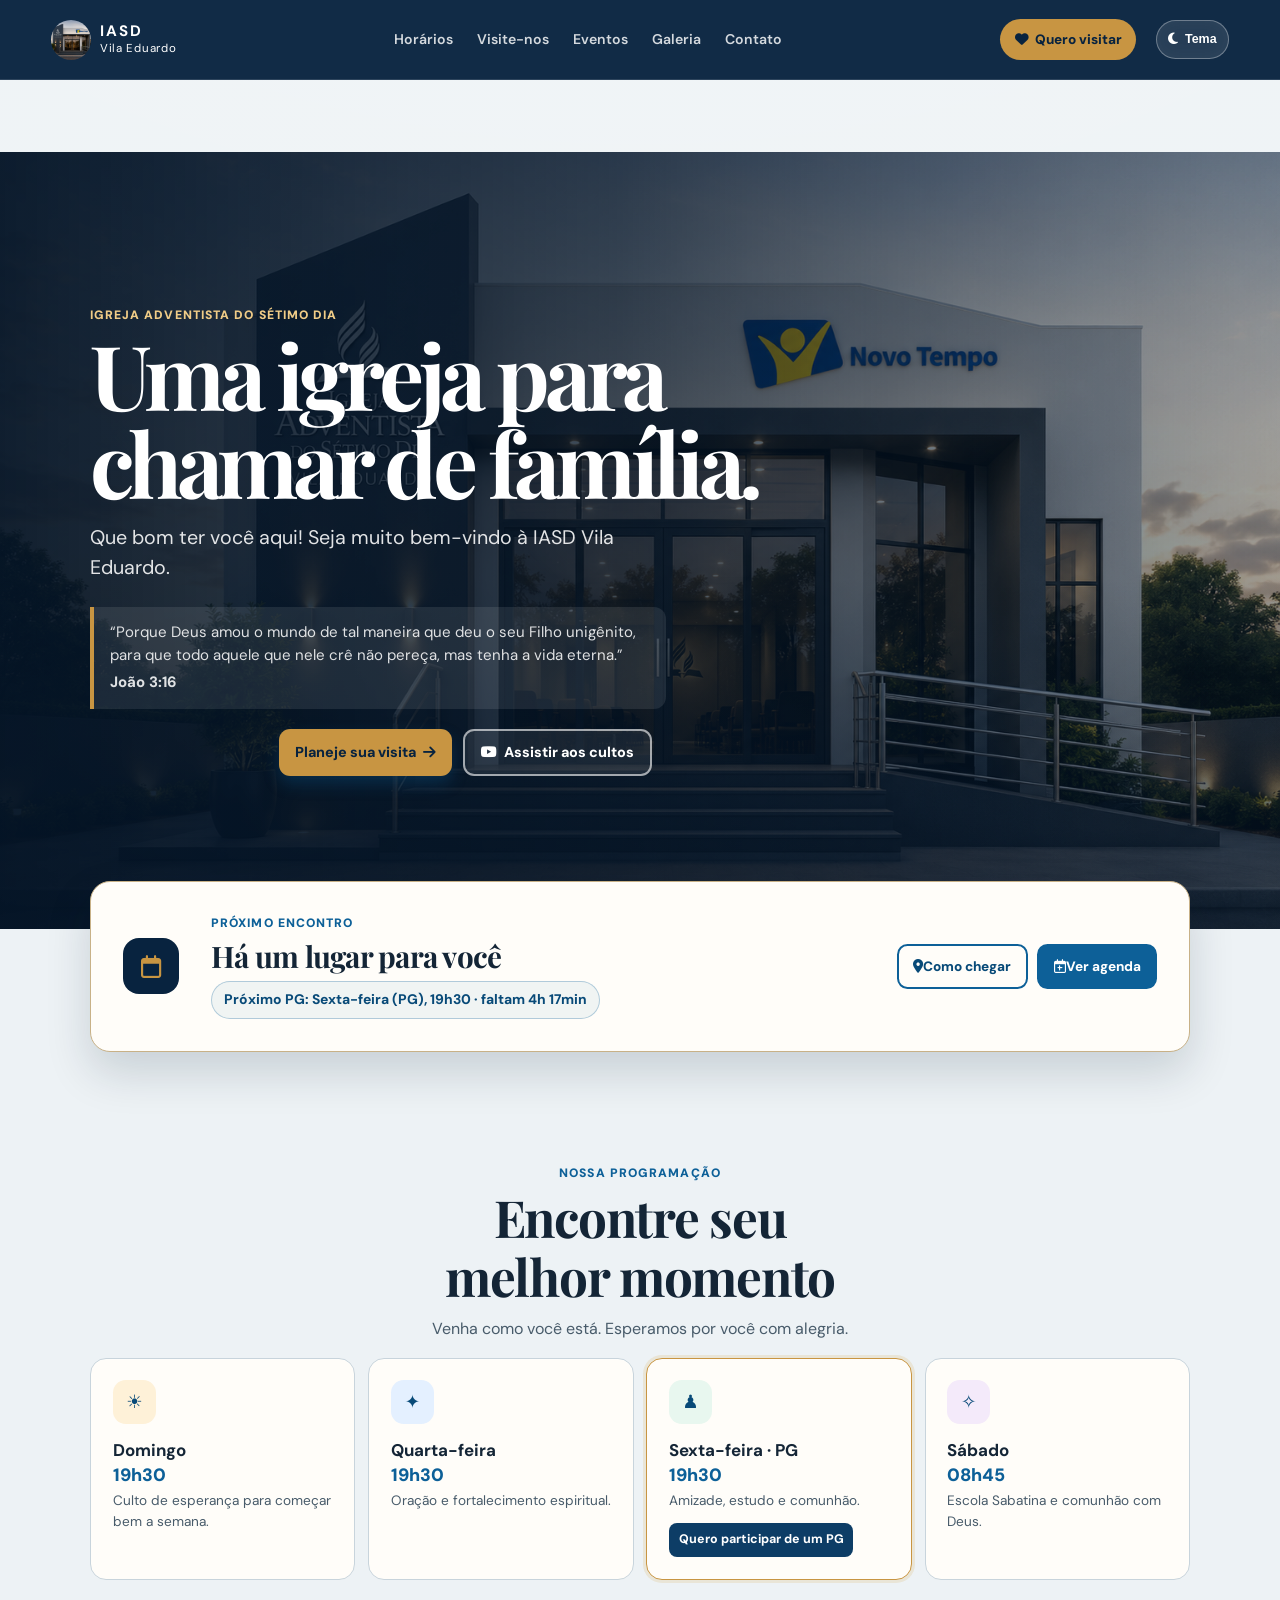
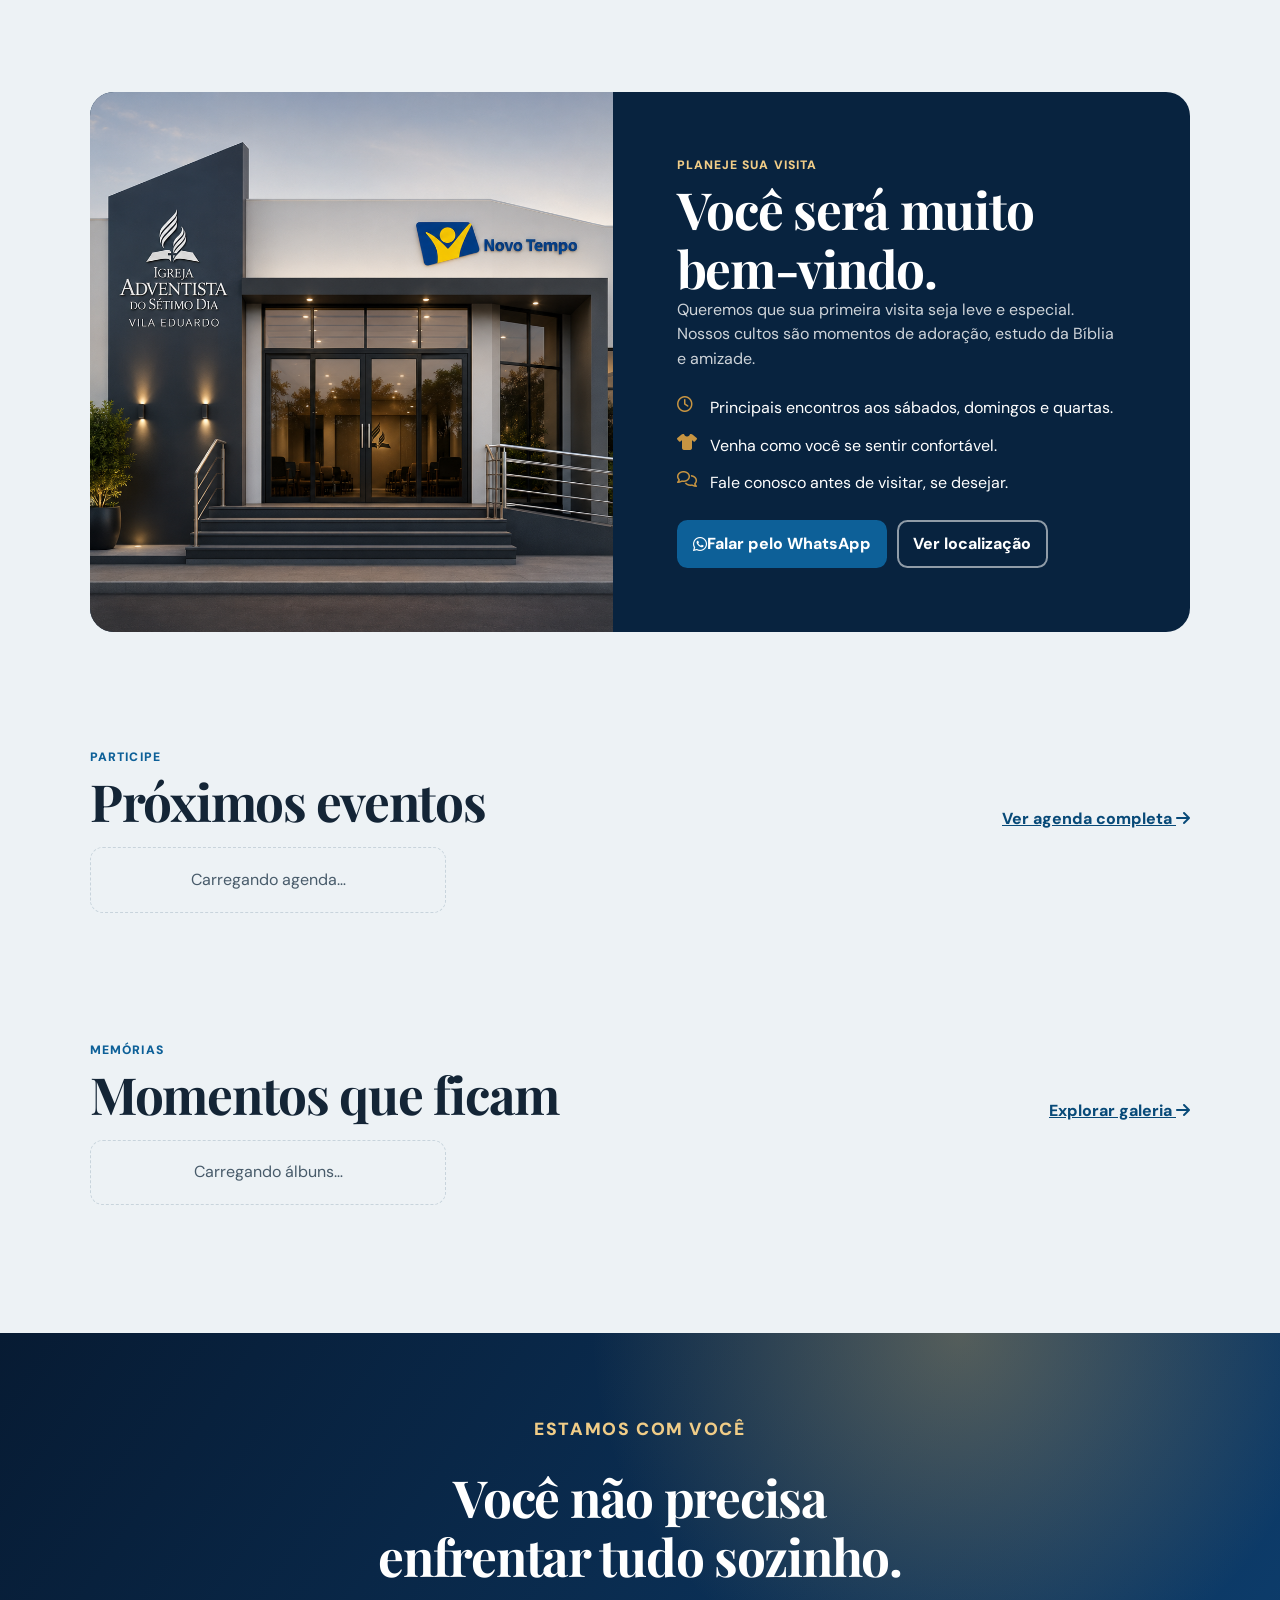
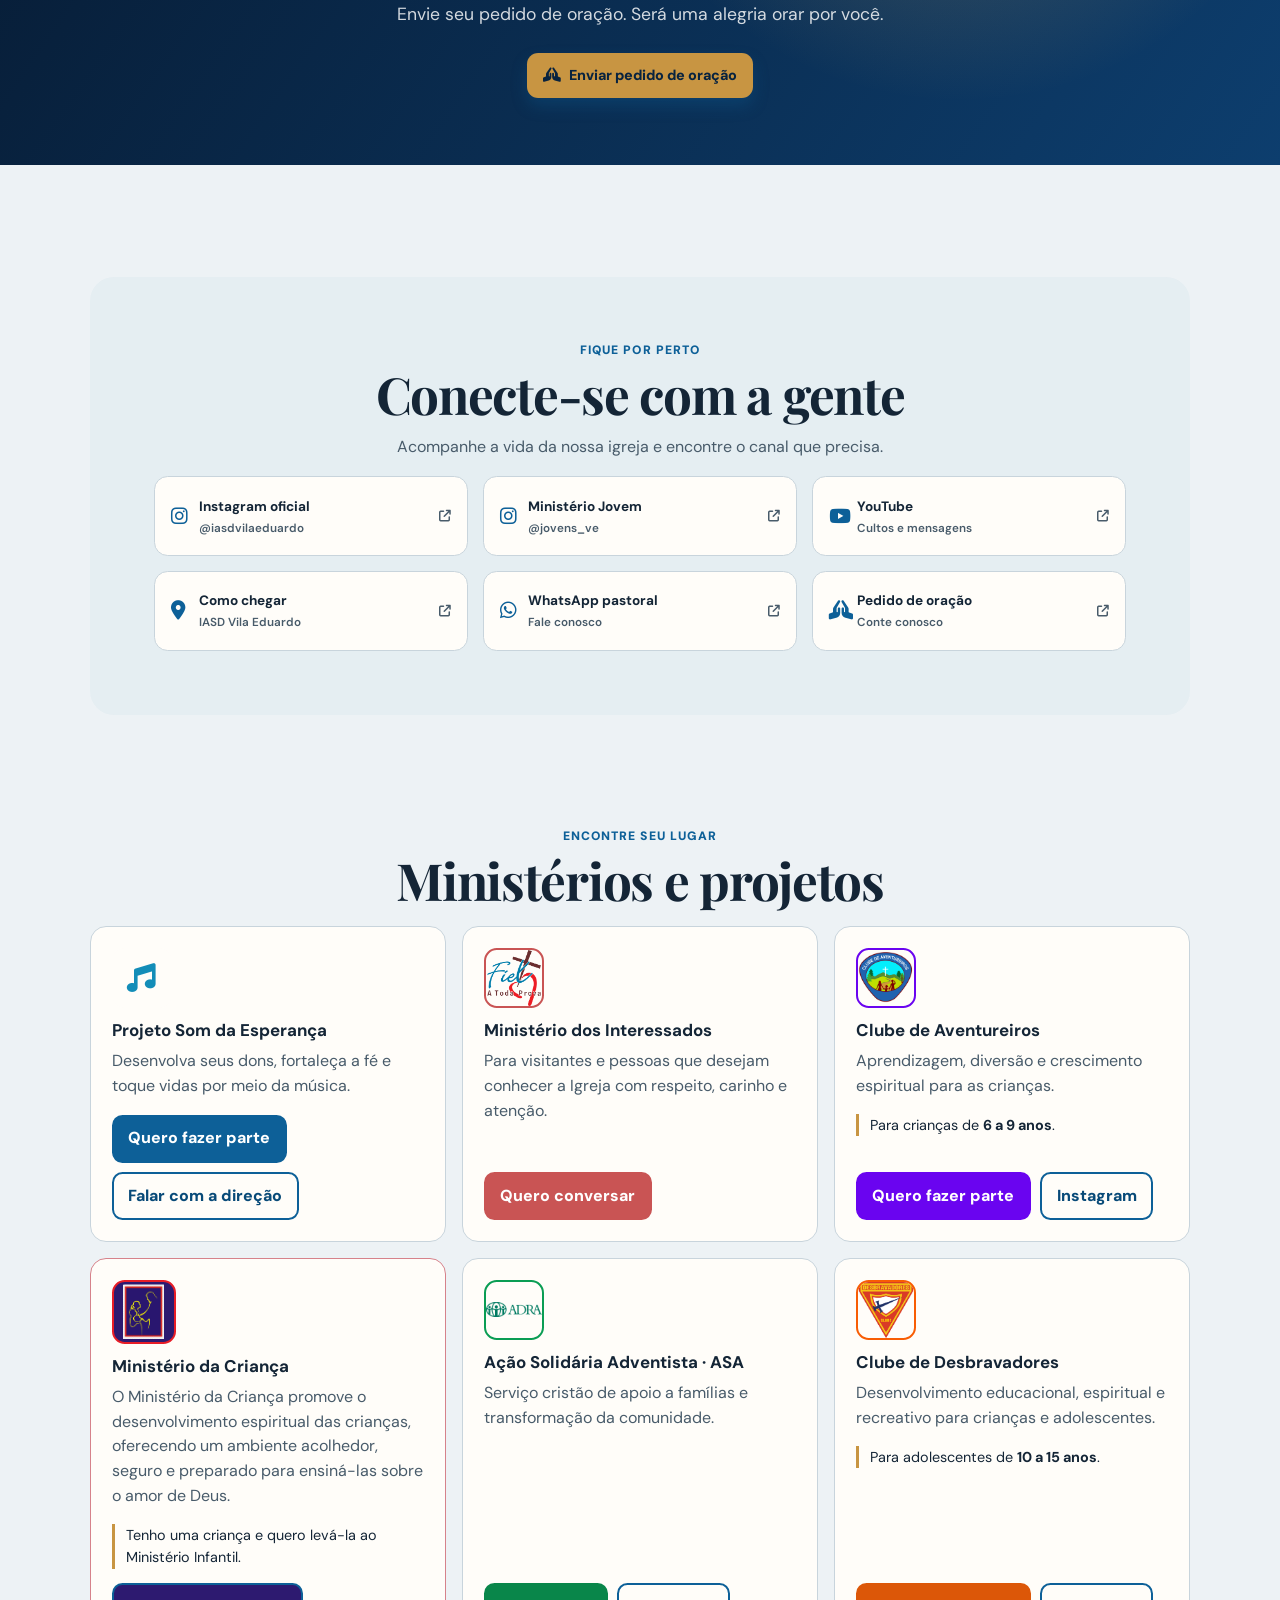
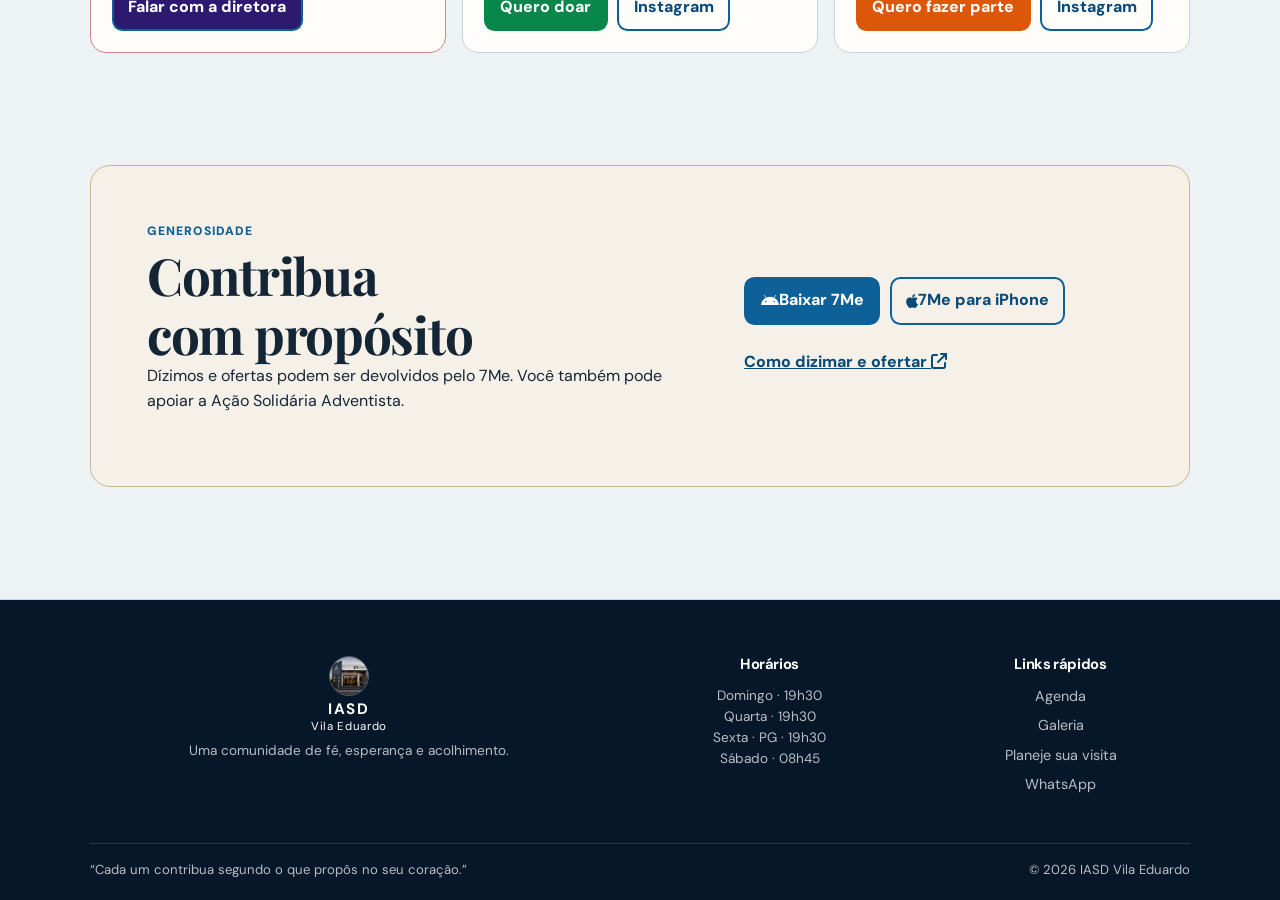
<file: index.html>
<!doctype html>
<html lang="pt-BR">
<head>
  <meta charset="utf-8"><meta name="viewport" content="width=device-width, initial-scale=1">
  <meta name="theme-color" content="#071b33" media="(prefers-color-scheme: light)"><meta name="theme-color" content="#07111e" media="(prefers-color-scheme: dark)">
  <meta name="description" content="IASD Vila Eduardo: uma igreja de fé, esperança, comunhão e transformação."><meta name="robots" content="index, follow">
  <meta property="og:locale" content="pt_BR"><meta property="og:title" content="IASD Vila Eduardo | Uma igreja para chamar de família"><meta property="og:description" content="Conheça a IASD Vila Eduardo, seus horários, ministérios e formas de se conectar."><meta property="og:image" content="https://iasdvilaeduardo.github.io/iasd/assets/images/fachada-iasd-vila-eduardo.png"><meta property="og:type" content="website">
  <meta name="twitter:card" content="summary_large_image"><link rel="canonical" href="https://iasdvilaeduardo.github.io/iasd/"><title>IASD Vila Eduardo | Uma igreja para chamar de família</title>
  <link rel="icon" type="image/png" href="assets/images/fachada-iasd-vila-eduardo.png"><link rel="preconnect" href="https://fonts.googleapis.com"><link rel="preconnect" href="https://fonts.gstatic.com" crossorigin><link rel="preconnect" href="https://cdnjs.cloudflare.com" crossorigin>
  <link href="https://fonts.googleapis.com/css2?family=DM+Sans:wght@400;500;600;700&family=Playfair+Display:wght@600;700&display=swap" rel="stylesheet"><link rel="preload" as="image" href="assets/images/fachada-iasd-vila-eduardo.png" fetchpriority="high"><link rel="stylesheet" href="https://cdnjs.cloudflare.com/ajax/libs/font-awesome/6.5.0/css/all.min.css"><link rel="stylesheet" href="assets/css/site.css">
  <script type="application/ld+json">{"@context":"https://schema.org","@type":"Church","name":"Igreja Adventista do Sétimo Dia - Vila Eduardo","alternateName":"IASD Vila Eduardo","url":"https://iasdvilaeduardo.github.io/iasd/","sameAs":["https://www.instagram.com/iasdvilaeduardo","https://www.youtube.com/@iasdvilaeduardo"]}</script>
</head>
<body>
  <a class="skip-link" href="#conteudo">Pular para o conteúdo principal</a>
  <header class="site-header" id="siteHeader"><a class="brand" href="index.html" aria-label="IASD Vila Eduardo, início"><img src="assets/images/fachada-iasd-vila-eduardo.png" alt="" width="64" height="64"><span><strong>IASD</strong><small>Vila Eduardo</small></span></a><button class="menu-toggle" id="menuToggle" type="button" aria-controls="mainNav" aria-expanded="false" aria-label="Abrir menu"><i class="fa-solid fa-bars" aria-hidden="true"></i></button><nav class="main-nav" id="mainNav" aria-label="Navegação principal"><a href="#horarios">Horários</a><a href="#visita">Visite-nos</a><a href="#eventos">Eventos</a><a href="gallery.html">Galeria</a><a href="#conecte-se">Contato</a></nav><a class="visit-button" href="#visita"><i class="fa-solid fa-heart" aria-hidden="true"></i> Quero visitar</a><button class="theme-toggle" id="themeToggle" type="button" aria-pressed="false" aria-label="Ativar modo escuro"><i class="fa-solid fa-moon" aria-hidden="true"></i><span class="theme-toggle-label">Tema</span></button></header>
  <main id="conteudo">
    <section class="hero" aria-labelledby="heroTitle"><img class="hero-image" src="assets/images/fachada-iasd-vila-eduardo.png" alt="Fachada da Igreja Adventista do Sétimo Dia Vila Eduardo" width="768" height="512"><div class="hero-overlay"></div><div class="hero-content" data-reveal><p class="eyebrow eyebrow-light">Igreja Adventista do Sétimo Dia</p><h1 id="heroTitle">Uma igreja para<br>chamar de família.</h1><p class="hero-lead" id="welcomeMessage">Um lugar de fé, esperança, comunhão e transformação. Venha conhecer a IASD Vila Eduardo.</p><blockquote class="bible-verse bible-verse-hero" id="bibleVerse">“Porque Deus amou o mundo de tal maneira...” <cite>João 3:16</cite></blockquote><div class="hero-actions"><a class="hero-primary" href="#visita">Planeje sua visita <i class="fa-solid fa-arrow-right" aria-hidden="true"></i></a><a class="hero-secondary" href="https://www.youtube.com/@iasdvilaeduardo" target="_blank" rel="noopener noreferrer"><i class="fa-brands fa-youtube" aria-hidden="true"></i> Assistir aos cultos<span class="sr-only"> (abre em nova aba)</span></a></div></div><a class="scroll-cue" href="#proximo-encontro" aria-label="Ir para o próximo encontro"><span></span> Descubra mais</a></section>
    <section class="next-meeting" id="proximo-encontro" aria-labelledby="nextTitle" data-reveal><div class="meeting-icon"><i class="fa-regular fa-calendar" aria-hidden="true"></i></div><div><p class="section-kicker">Próximo encontro</p><h2 id="nextTitle">Há um lugar para você</h2><p class="schedule-countdown" id="nextEventCountdown" aria-live="polite">Carregando próximo encontro…</p></div><div class="meeting-actions"><a class="btn-secondary" href="https://maps.app.goo.gl/DUvuHEB5QrCCy7pg6" target="_blank" rel="noopener noreferrer"><i class="fa-solid fa-location-dot" aria-hidden="true"></i> Como chegar</a><a class="btn-primary" href="agenda.html"><i class="fa-regular fa-calendar-plus" aria-hidden="true"></i> Ver agenda</a></div></section>
    <section class="section-wrap schedules" id="horarios" aria-labelledby="scheduleTitle"><div class="section-heading center-heading" data-reveal><p class="section-kicker">Nossa programação</p><h2 id="scheduleTitle">Encontre seu melhor momento</h2><p>Venha como você está. Esperamos por você com alegria.</p></div><ul class="schedule-grid" aria-label="Programação semanal"><li class="schedule-card sunday" data-day="Domingo"><span class="schedule-icon" aria-hidden="true">☀</span><div><h3>Domingo</h3><p class="schedule-time">19h30</p><p>Culto de esperança para começar bem a semana.</p></div></li><li class="schedule-card wednesday" data-day="Quarta-feira"><span class="schedule-icon" aria-hidden="true">✦</span><div><h3>Quarta-feira</h3><p class="schedule-time">19h30</p><p>Oração e fortalecimento espiritual.</p></div></li><li class="schedule-card friday" data-day="Sexta-feira (PG)"><span class="schedule-icon" aria-hidden="true">♟</span><div><h3>Sexta-feira · PG</h3><p class="schedule-time">19h30</p><p>Amizade, estudo e comunhão.</p><a class="inline-action" href="https://wa.me/5511952940341" target="_blank" rel="noopener noreferrer">Quero participar de um PG <span class="sr-only">(abre o WhatsApp)</span></a></div></li><li class="schedule-card sabbath" data-day="Sábado"><span class="schedule-icon" aria-hidden="true">✧</span><div><h3>Sábado</h3><p class="schedule-time">08h45</p><p>Escola Sabatina e comunhão com Deus.</p></div></li></ul></section>
    <section class="visit-section" id="visita" aria-labelledby="visitTitle"><div class="visit-photo"><img src="assets/images/fachada-iasd-vila-eduardo.png" alt="Fachada da IASD Vila Eduardo" loading="lazy" decoding="async" width="768" height="512"></div><div class="visit-copy" data-reveal><p class="section-kicker">Planeje sua visita</p><h2 id="visitTitle">Você será muito bem-vindo.</h2><p>Queremos que sua primeira visita seja leve e especial. Nossos cultos são momentos de adoração, estudo da Bíblia e amizade.</p><ul class="visit-list"><li><i class="fa-regular fa-clock" aria-hidden="true"></i><span>Principais encontros aos sábados, domingos e quartas.</span></li><li><i class="fa-solid fa-shirt" aria-hidden="true"></i><span>Venha como você se sentir confortável.</span></li><li><i class="fa-regular fa-comments" aria-hidden="true"></i><span>Fale conosco antes de visitar, se desejar.</span></li></ul><div class="button-group"><a class="btn-primary" href="https://wa.me/558197013938" target="_blank" rel="noopener noreferrer"><i class="fa-brands fa-whatsapp" aria-hidden="true"></i> Falar pelo WhatsApp</a><a class="btn-secondary" href="https://maps.app.goo.gl/DUvuHEB5QrCCy7pg6" target="_blank" rel="noopener noreferrer">Ver localização</a></div></div></section>
    <section class="section-wrap dynamic-section" id="eventos" aria-labelledby="eventsHomeTitle"><div class="section-heading split-heading"><div><p class="section-kicker">Participe</p><h2 id="eventsHomeTitle">Próximos eventos</h2></div><a class="text-link" href="agenda.html">Ver agenda completa <i class="fa-solid fa-arrow-right" aria-hidden="true"></i></a></div><div class="content-grid" id="upcomingEvents" aria-live="polite"><p class="empty-state">Carregando agenda…</p></div></section>
    <section class="section-wrap gallery-preview" aria-labelledby="albumsHomeTitle"><div class="section-heading split-heading"><div><p class="section-kicker">Memórias</p><h2 id="albumsHomeTitle">Momentos que ficam</h2></div><a class="text-link" href="gallery.html">Explorar galeria <i class="fa-solid fa-arrow-right" aria-hidden="true"></i></a></div><div class="content-grid albums-grid" id="featuredAlbums" aria-live="polite"><p class="empty-state">Carregando álbuns…</p></div></section>
    <section class="prayer-section" aria-labelledby="prayerTitle"><div data-reveal><p class="section-kicker">Estamos com você</p><h2 id="prayerTitle">Você não precisa enfrentar tudo sozinho.</h2><p>Envie seu pedido de oração. Será uma alegria orar por você.</p><a class="hero-primary" href="https://docs.google.com/forms/d/e/1FAIpQLSfxJ1zERYx-LDJ_Z7F_1FSOq9HuhE4L1eIFQt_JY7SWm8-zTA/viewform?usp=publish-editor" target="_blank" rel="noopener noreferrer"><i class="fa-solid fa-hands-praying" aria-hidden="true"></i> Enviar pedido de oração<span class="sr-only"> (abre em nova aba)</span></a></div></section>
    <section class="section-wrap connect-section" id="conecte-se" aria-labelledby="channelsTitle"><div class="section-heading center-heading"><p class="section-kicker">Fique por perto</p><h2 id="channelsTitle">Conecte-se com a gente</h2><p>Acompanhe a vida da nossa igreja e encontre o canal que precisa.</p></div><nav class="link-list" aria-label="Canais e contatos da igreja"><a class="link instagram" href="https://www.instagram.com/iasdvilaeduardo" target="_blank" rel="noopener noreferrer"><i class="fa-brands fa-instagram" aria-hidden="true"></i><span><strong>Instagram oficial</strong><small>@iasdvilaeduardo</small></span><i class="fa-solid fa-arrow-up-right-from-square" aria-hidden="true"></i></a><a class="link instagram-jovens" href="https://www.instagram.com/jovens_ve" target="_blank" rel="noopener noreferrer"><i class="fa-brands fa-instagram" aria-hidden="true"></i><span><strong>Ministério Jovem</strong><small>@jovens_ve</small></span><i class="fa-solid fa-arrow-up-right-from-square" aria-hidden="true"></i></a><a class="link youtube-official" href="https://www.youtube.com/@iasdvilaeduardo" target="_blank" rel="noopener noreferrer"><i class="fa-brands fa-youtube" aria-hidden="true"></i><span><strong>YouTube</strong><small>Cultos e mensagens</small></span><i class="fa-solid fa-arrow-up-right-from-square" aria-hidden="true"></i></a><a class="link location" href="https://maps.app.goo.gl/DUvuHEB5QrCCy7pg6" target="_blank" rel="noopener noreferrer"><i class="fa-solid fa-location-dot" aria-hidden="true"></i><span><strong>Como chegar</strong><small>IASD Vila Eduardo</small></span><i class="fa-solid fa-arrow-up-right-from-square" aria-hidden="true"></i></a><a class="link whatsapp" href="https://wa.me/558197013938" target="_blank" rel="noopener noreferrer"><i class="fa-brands fa-whatsapp" aria-hidden="true"></i><span><strong>WhatsApp pastoral</strong><small>Fale conosco</small></span><i class="fa-solid fa-arrow-up-right-from-square" aria-hidden="true"></i></a><a class="link prayer" href="https://docs.google.com/forms/d/e/1FAIpQLSfxJ1zERYx-LDJ_Z7F_1FSOq9HuhE4L1eIFQt_JY7SWm8-zTA/viewform?usp=publish-editor" target="_blank" rel="noopener noreferrer"><i class="fa-solid fa-hands-praying" aria-hidden="true"></i><span><strong>Pedido de oração</strong><small>Conte conosco</small></span><i class="fa-solid fa-arrow-up-right-from-square" aria-hidden="true"></i></a></nav></section>
    <section class="section-wrap departments-section" id="ministerios" aria-labelledby="departmentsTitle">
      <div class="section-heading center-heading"><p class="section-kicker">Encontre seu lugar</p><h2 id="departmentsTitle">Ministérios e projetos</h2></div>
      <div class="department-list">
        <article class="department-block music"><div class="department-icon" aria-hidden="true"><i class="fa-solid fa-music"></i></div><h3>Projeto Som da Esperança</h3><p>Desenvolva seus dons, fortaleça a fé e toque vidas por meio da música.</p><div class="button-group"><a class="btn-primary" href="https://docs.google.com/forms/d/e/1FAIpQLScjFRQxk7Um7dmExAbHUnxQKRTbGRZqGHrUypJ-QfggRBLfXg/viewform?usp=dialog" target="_blank" rel="noopener noreferrer">Quero fazer parte</a><a class="btn-secondary" href="https://wa.me/5587988688678" target="_blank" rel="noopener noreferrer">Falar com a direção</a></div></article>
        <article class="department-block interessados"><img class="department-logo" src="logotipo-fiel-a-toda-prova.png" alt="Logo do Ministério dos Interessados" loading="lazy" decoding="async" width="60" height="60"><h3>Ministério dos Interessados</h3><p>Para visitantes e pessoas que desejam conhecer a Igreja com respeito, carinho e atenção.</p><div class="button-group"><a class="btn-primary" href="https://wa.me/558791128283" target="_blank" rel="noopener noreferrer">Quero conversar</a></div></article>
        <article class="department-block aventureiros"><img class="department-logo" src="Logo%20Aventureiros.png" alt="Logo do Clube de Aventureiros" loading="lazy" decoding="async" width="60" height="60"><h3>Clube de Aventureiros</h3><p>Aprendizagem, diversão e crescimento espiritual para as crianças.</p><p class="department-age">Para crianças de <strong>6 a 9 anos</strong>.</p><div class="button-group"><a class="btn-primary" href="https://wa.me/5587988574513" target="_blank" rel="noopener noreferrer">Quero fazer parte</a><a class="btn-secondary" href="https://www.instagram.com/clubemontecastelinho" target="_blank" rel="noopener noreferrer">Instagram</a></div></article>
        <article class="department-block child-ministry"><img class="department-logo child-ministry-logo" src="assets/images/ministerio-da-crianca.png" alt="Logo do Ministério da Criança" loading="lazy" decoding="async" width="60" height="60"><h3>Ministério da Criança</h3><p>O Ministério da Criança promove o desenvolvimento espiritual das crianças, oferecendo um ambiente acolhedor, seguro e preparado para ensiná-las sobre o amor de Deus.</p><p class="department-age">Tenho uma criança e quero levá-la ao Ministério Infantil.</p><div class="button-group"><a class="btn-primary" href="https://wa.me/5574988623028?text=Ol%C3%A1%2C%20Gisele%21%20Acessei%20o%20site%20da%20IASD%20Vila%20Eduardo%20e%20gostaria%20de%20receber%20informa%C3%A7%C3%B5es%20sobre%20o%20Minist%C3%A9rio%20da%20Crian%C3%A7a." target="_blank" rel="noopener noreferrer">Falar com a diretora</a></div></article>
        <article class="department-block asa"><img class="department-logo" src="ADRA%20Horizontal%20Logo.png" alt="Logo da ADRA" loading="lazy" decoding="async" width="60" height="60"><h3>Ação Solidária Adventista · ASA</h3><p>Serviço cristão de apoio a famílias e transformação da comunidade.</p><div class="button-group"><a class="btn-primary" href="https://wa.me/5587988173638" target="_blank" rel="noopener noreferrer">Quero doar</a><a class="btn-secondary" href="https://www.instagram.com/acaosolidaria.ve" target="_blank" rel="noopener noreferrer">Instagram</a></div></article>
        <article class="department-block desbravadores"><img class="department-logo" src="Logo%20Desbravadores.png" alt="Logo do Clube de Desbravadores" loading="lazy" decoding="async" width="60" height="60"><h3>Clube de Desbravadores</h3><p>Desenvolvimento educacional, espiritual e recreativo para crianças e adolescentes.</p><p class="department-age">Para adolescentes de <strong>10 a 15 anos</strong>.</p><div class="button-group"><a class="btn-primary" href="https://wa.me/5587988779496" target="_blank" rel="noopener noreferrer">Quero fazer parte</a><a class="btn-secondary" href="https://www.instagram.com/cluberaizesdosertao" target="_blank" rel="noopener noreferrer">Instagram</a></div></article>
      </div>
    </section>
    <section class="giving-section" aria-labelledby="givingTitle"><div><p class="section-kicker">Generosidade</p><h2 id="givingTitle">Contribua com propósito</h2><p>Dízimos e ofertas podem ser devolvidos pelo 7Me. Você também pode apoiar a Ação Solidária Adventista.</p></div><div class="giving-actions"><a class="btn-primary" href="https://play.google.com/store/apps/details?id=com.iatec.acms.me&pcampaignid=web_share" target="_blank" rel="noopener noreferrer"><i class="fa-brands fa-android" aria-hidden="true"></i> Baixar 7Me</a><a class="btn-secondary" href="https://apps.apple.com/br/app/7me/id1344775660" target="_blank" rel="noopener noreferrer"><i class="fa-brands fa-apple" aria-hidden="true"></i> 7Me para iPhone</a><a class="text-link" href="https://www.youtube.com/watch?v=TAvHXXeeRrU" target="_blank" rel="noopener noreferrer">Como dizimar e ofertar <i class="fa-solid fa-arrow-up-right-from-square" aria-hidden="true"></i></a></div></section>
  </main>
  <footer class="site-footer"><div class="footer-grid"><div><a class="brand" href="index.html"><img src="assets/images/fachada-iasd-vila-eduardo.png" alt="" width="64" height="64"><span><strong>IASD</strong><small>Vila Eduardo</small></span></a><p>Uma comunidade de fé, esperança e acolhimento.</p></div><div><h2>Horários</h2><p>Domingo · 19h30<br>Quarta · 19h30<br>Sexta · PG · 19h30<br>Sábado · 08h45</p></div><div><h2>Links rápidos</h2><a href="agenda.html">Agenda</a><a href="gallery.html">Galeria</a><a href="#visita">Planeje sua visita</a><a href="https://wa.me/558197013938" target="_blank" rel="noopener noreferrer">WhatsApp</a></div></div><div class="footer-bottom"><p>“Cada um contribua segundo o que propôs no seu coração.”</p><p>© <span id="currentYear"></span> IASD Vila Eduardo</p></div></footer>
  <script src="assets/js/config.js"></script><script src="assets/js/analytics.js"></script><script src="assets/js/site.js" defer></script><script type="module" src="assets/js/dynamic-content.js"></script>
</body></html>
</file>
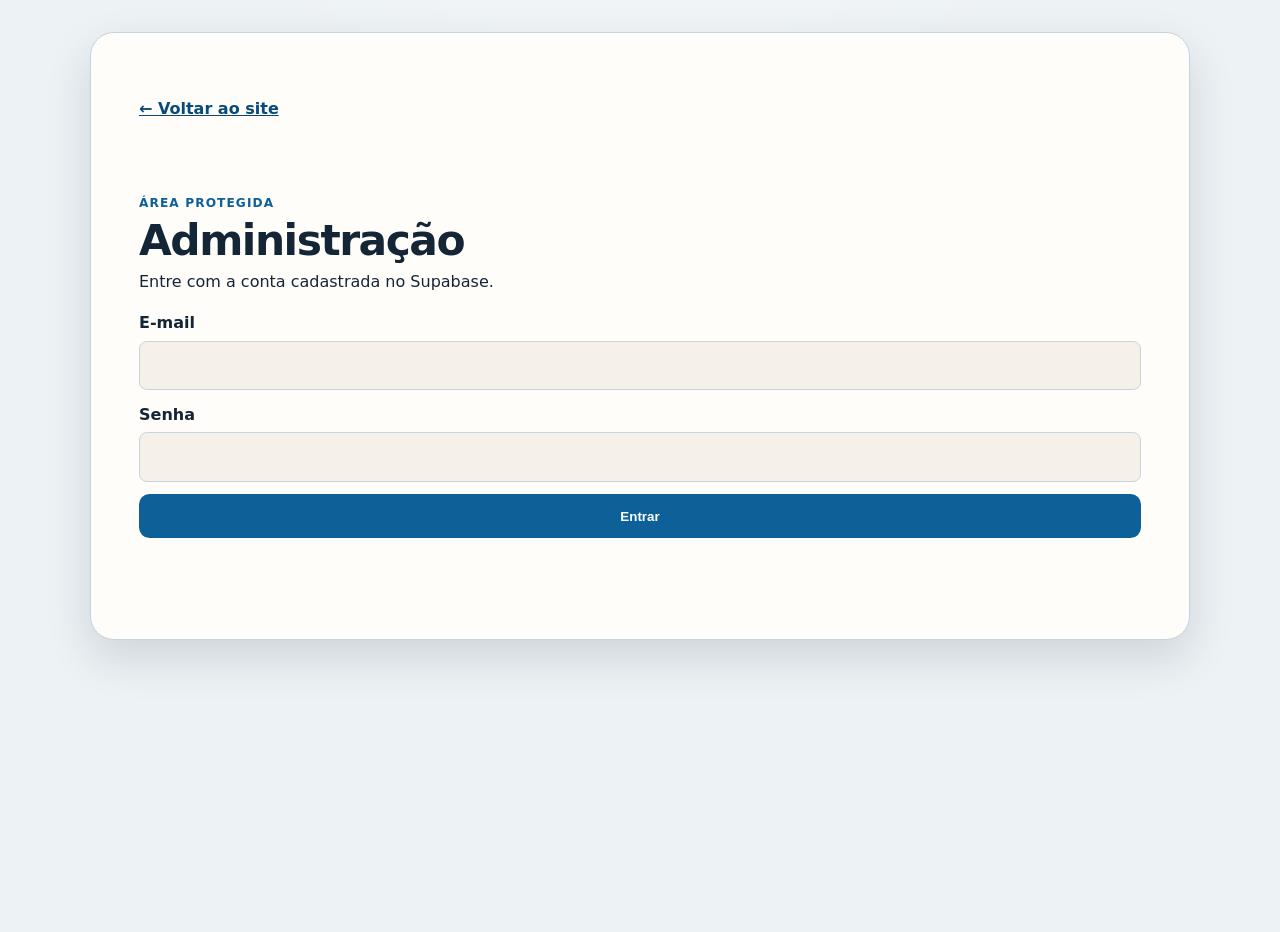
<file: admin/index.html>
<!doctype html>
<html lang="pt-BR"><head>
<meta charset="utf-8"><meta name="viewport" content="width=device-width, initial-scale=1"><meta name="robots" content="noindex,nofollow">
<title>Administração | IASD Vila Eduardo</title><link rel="icon" type="image/png" href="../assets/images/fachada-iasd-vila-eduardo.png"><link rel="stylesheet" href="../assets/css/site.css">
</head><body class="admin-body"><main class="admin-shell">
<a href="../index.html" class="text-link">← Voltar ao site</a>
<section id="loginView"><p class="eyebrow">Área protegida</p><h1>Administração</h1><p>Entre com a conta cadastrada no Supabase.</p><form id="loginForm" class="admin-form"><label>E-mail<input name="email" type="email" autocomplete="email" required></label><label>Senha<input name="password" type="password" autocomplete="current-password" required></label><button class="btn-primary">Entrar</button><p class="form-status" role="status"></p></form></section>
<section id="dashboardView" hidden><div class="admin-top"><div><p class="eyebrow">Painel</p><h1>Conteúdo do portal</h1><p id="adminIdentity"></p></div><button id="signOut" class="btn-secondary">Sair</button></div><p id="adminNotice" class="form-status" role="status"></p>
<div class="admin-grid"><section><h2>Novo evento</h2><form id="eventForm" class="admin-form"><label>Título<input name="title" required maxlength="120"></label><label>Descrição<textarea name="description" rows="3"></textarea></label><label>Data e horário<input name="starts_at" type="datetime-local" required></label><label>Local<input name="location"></label><label>Departamento<input name="department"></label><label class="check-label"><input name="published" type="checkbox" checked> Publicar agora</label><button class="btn-primary">Salvar evento</button></form></section>
<section><h2>Novo álbum</h2><form id="albumForm" class="admin-form"><label>Título<input name="title" required maxlength="120"></label><label>Descrição<textarea name="description" rows="3"></textarea></label><label>Data<input name="event_date" type="date"></label><label class="check-label"><input name="published" type="checkbox" checked> Publicar agora</label><button class="btn-primary">Criar álbum</button></form>
<form id="uploadForm" class="admin-form upload-area"><h3>Adicionar fotos</h3><label>Álbum<select id="photoAlbum" name="album_id" required></select></label><label class="drop-zone" id="dropZone">Arraste fotos aqui ou clique para selecionar<input name="photos" type="file" accept="image/jpeg,image/png,image/webp" multiple required></label><p class="upload-help">JPG, PNG ou WebP · até 50 MB. O original é preservado; versões WebP leves são geradas para a galeria.</p><button class="btn-primary">Enviar fotos</button><p class="form-status" role="status"></p></form></section></div>
<section><h2>Eventos cadastrados</h2><div id="eventAdminList" class="admin-list"></div></section><section><h2>Álbuns cadastrados</h2><div id="albumAdminList" class="admin-list"></div></section><section id="photoManager" hidden><div class="admin-top"><h2 id="photoManagerTitle">Fotos do álbum</h2><button type="button" id="closePhotoManager" class="btn-secondary">Fechar</button></div><div id="photoAdminList" class="photo-admin-grid"></div></section>
</section></main><script src="../assets/js/config.js"></script><script type="module" src="../assets/js/admin.js"></script></body></html>
</file>
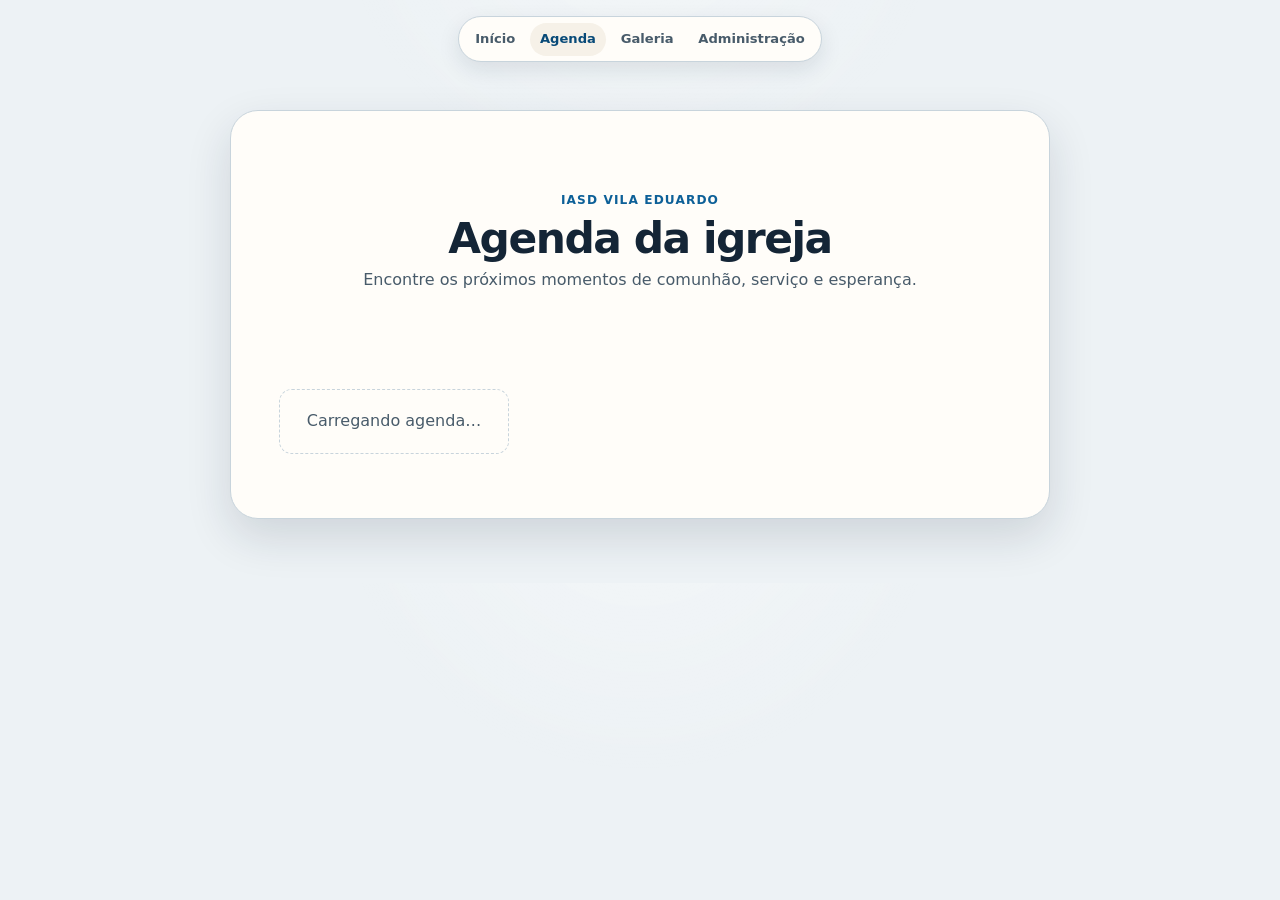
<file: agenda.html>
<!doctype html>
<html lang="pt-BR"><head>
  <meta charset="utf-8"><meta name="viewport" content="width=device-width, initial-scale=1">
  <meta name="description" content="Agenda de eventos da IASD Vila Eduardo."><meta property="og:title" content="Agenda | IASD Vila Eduardo">
  <link rel="canonical" href="https://iasdvilaeduardo.github.io/iasd/agenda.html"><link rel="icon" type="image/png" href="assets/images/fachada-iasd-vila-eduardo.png"><title>Agenda | IASD Vila Eduardo</title>
  <link rel="stylesheet" href="https://cdnjs.cloudflare.com/ajax/libs/font-awesome/6.5.0/css/all.min.css"><link rel="stylesheet" href="assets/css/site.css">
</head><body>
  <a class="skip-link" href="#conteudo">Pular para o conteúdo principal</a><nav class="portal-nav" aria-label="Navegação do portal"><a href="index.html">Início</a><a href="agenda.html" aria-current="page">Agenda</a><a href="gallery.html">Galeria</a><a href="admin/">Administração</a></nav>
  <main class="page-shell" id="conteudo"><header class="page-header"><p class="eyebrow">IASD Vila Eduardo</p><h1>Agenda da igreja</h1><p>Encontre os próximos momentos de comunhão, serviço e esperança.</p></header><section aria-labelledby="agendaTitle"><h2 id="agendaTitle" class="sr-only">Próximos eventos</h2><div class="content-grid agenda-grid" id="agendaList" aria-live="polite"><p class="empty-state">Carregando agenda…</p></div></section></main>
  <script src="assets/js/config.js"></script><script src="assets/js/analytics.js"></script><script type="module" src="assets/js/agenda.js"></script>
</body></html>
</file>
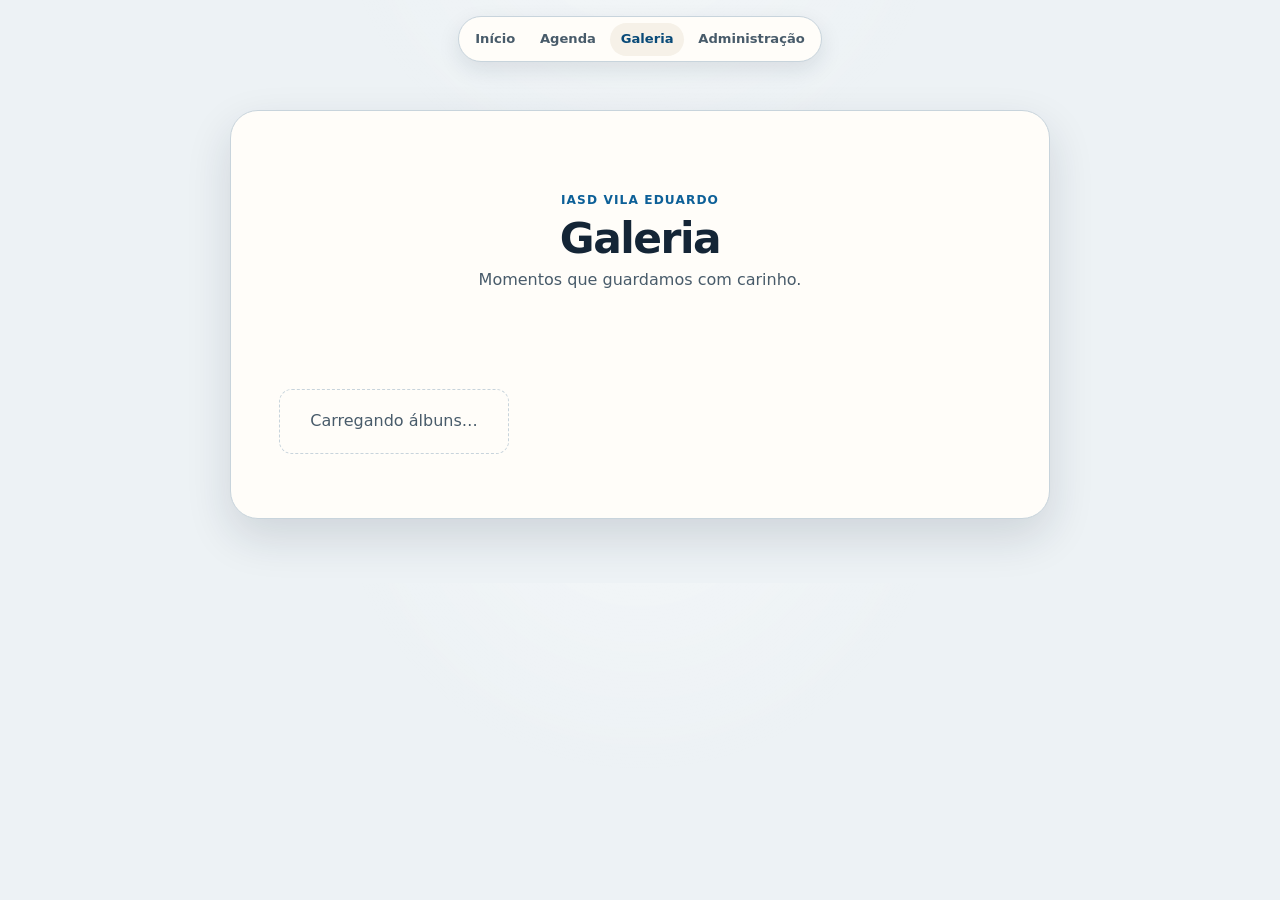
<file: gallery.html>
<!doctype html>
<html lang="pt-BR"><head>
  <meta charset="utf-8"><meta name="viewport" content="width=device-width, initial-scale=1">
  <meta name="description" content="Galeria de fotos da IASD Vila Eduardo."><meta property="og:title" content="Galeria | IASD Vila Eduardo">
  <link rel="canonical" href="https://iasdvilaeduardo.github.io/iasd/gallery.html"><link rel="icon" type="image/png" href="assets/images/fachada-iasd-vila-eduardo.png"><title>Galeria | IASD Vila Eduardo</title>
  <link rel="stylesheet" href="https://cdnjs.cloudflare.com/ajax/libs/font-awesome/6.5.0/css/all.min.css"><link rel="stylesheet" href="assets/css/site.css">
</head><body>
  <a class="skip-link" href="#conteudo">Pular para o conteúdo principal</a><nav class="portal-nav" aria-label="Navegação do portal"><a href="index.html">Início</a><a href="agenda.html">Agenda</a><a href="gallery.html" aria-current="page">Galeria</a><a href="admin/">Administração</a></nav>
  <main class="page-shell" id="conteudo"><header class="page-header"><p class="eyebrow">IASD Vila Eduardo</p><h1>Galeria</h1><p>Momentos que guardamos com carinho.</p></header><section><div class="content-grid albums-grid" id="albumList" aria-live="polite"><p class="empty-state">Carregando álbuns…</p></div></section></main>
  <dialog class="album-dialog" id="albumDialog"><div class="dialog-header"><div><p class="card-kicker" id="albumDialogDate"></p><h2 id="albumDialogTitle"></h2><p id="albumDialogDescription"></p></div><button type="button" class="dialog-close" aria-label="Fechar álbum">×</button></div><div class="photo-grid" id="albumPhotoGrid"></div><div id="photoSentinel" class="gallery-sentinel" aria-live="polite"></div></dialog>
  <dialog class="lightbox" id="lightbox"><button type="button" class="lightbox-close" aria-label="Fechar visualização">×</button><button type="button" class="lightbox-previous" aria-label="Foto anterior">‹</button><img alt=""><button type="button" class="lightbox-next" aria-label="Próxima foto">›</button><a class="download-photo" id="downloadPhoto" href="#" download>Baixar em alta resolução</a></dialog>
  <script src="assets/js/config.js"></script><script src="assets/js/analytics.js"></script><script type="module" src="assets/js/gallery.js"></script>
</body></html>
</file>
<file: assets/css/site.css>
:root {
  --bg: #eaf1f6; --surface: #ffffff; --surface-alt: #f4f8fb; --text: #172b3a;
  --muted: #526575; --line: #d5e0e8; --accent: #1769aa; --accent-dark: #0e4d80;
  --focus: #0b75d1; --shadow: 0 18px 45px rgb(24 54 76 / .12); --soft-shadow: 0 8px 20px rgb(24 54 76 / .09);
  color-scheme: light;
}
html.dark-theme {
  --bg: #0b1926; --surface: #102a43; --surface-alt: #15344f; --text: #f1f7fc;
  --muted: #bdd0df; --line: #2b4d67; --accent: #6dc4ff; --accent-dark: #a8dcff;
  --focus: #a8dcff; --shadow: 0 18px 45px rgb(0 0 0 / .35); --soft-shadow: 0 8px 20px rgb(0 0 0 / .24);
  color-scheme: dark;
}
html.sabbath-mode { --bg: #f5f1eb; --surface: #fffdf9; --surface-alt: #f8f2eb; --text: #3e352c; --muted: #6e6257; --line: #e7dacf; --accent: #a6633d; --accent-dark: #814629; --focus: #8b4827; }
html.sabbath-mode.dark-theme { --bg: #211b16; --surface: #2c241e; --surface-alt: #352b23; --text: #f3eae0; --muted: #d5c5b6; --line: #58473a; --accent: #e1a47d; --accent-dark: #ffd1b1; --focus: #ffd1b1; }

* { box-sizing: border-box; }
html { scroll-behavior: smooth; scroll-padding-top: 5rem; }
body { min-width: 320px; margin: 0; background: radial-gradient(circle at 50% -20%, #ffffffa8 0, transparent 32%), var(--bg); color: var(--text); font: 400 1rem/1.55 system-ui, -apple-system, "Segoe UI", sans-serif; }
a { color: inherit; } h1, h2, h3, p { margin-top: 0; } h1, h2, h3 { text-wrap: balance; }
.sr-only { position: absolute; width: 1px; height: 1px; padding: 0; margin: -1px; overflow: hidden; clip: rect(0, 0, 0, 0); white-space: nowrap; border: 0; }
.skip-link { position: fixed; top: .75rem; left: .75rem; z-index: 30; padding: .7rem 1rem; border-radius: .5rem; background: var(--text); color: var(--surface); transform: translateY(-180%); transition: transform .2s ease; }
.skip-link:focus { transform: translateY(0); }

.site-nav { position: sticky; top: .75rem; z-index: 10; display: flex; justify-content: center; gap: .25rem; width: fit-content; max-width: calc(100% - 6rem); margin: .75rem auto -1.2rem; padding: .35rem; border: 1px solid color-mix(in srgb, var(--line), transparent 15%); border-radius: 999px; background: color-mix(in srgb, var(--surface), transparent 8%); box-shadow: var(--soft-shadow); backdrop-filter: blur(12px); }
.site-nav a { padding: .4rem .65rem; border-radius: 999px; color: var(--muted); font-size: .8rem; font-weight: 750; text-decoration: none; }
.site-nav a:hover { background: var(--surface-alt); color: var(--accent-dark); }

.page-shell { width: min(100% - 2rem, 820px); margin: clamp(2rem, 6vw, 4rem) auto; padding: clamp(1.25rem, 4vw, 3rem); border: 1px solid var(--line); border-radius: 1.75rem; background: var(--surface); box-shadow: var(--shadow); overflow: clip; }
.hero { position: relative; isolation: isolate; padding: clamp(1.5rem, 4vw, 2.5rem); border: 1px solid color-mix(in srgb, var(--accent), transparent 76%); border-radius: 1.25rem; background: linear-gradient(135deg, color-mix(in srgb, var(--accent), transparent 94%), transparent 52%), var(--surface-alt); text-align: center; overflow: hidden; }
.hero-art { position: absolute; inset: auto -7rem -15rem auto; z-index: -1; width: 29rem; pointer-events: none; opacity: .045; }
.hero-art img { width: 100%; height: auto; filter: brightness(0) invert(1); }
.logo { display: block; width: min(100%, 290px); height: auto; margin: 0 auto 1rem; }
.logo-fachada { width: min(100%, 480px); aspect-ratio: 3 / 2; border-radius: 1rem; object-fit: cover; box-shadow: var(--soft-shadow); }
.eyebrow, .section-kicker { margin-bottom: .35rem; color: var(--accent); font-size: .76rem; font-weight: 850; letter-spacing: .09em; text-transform: uppercase; }
h1 { margin-bottom: .4rem; font-size: clamp(1.85rem, 6vw, 2.65rem); line-height: 1.08; letter-spacing: -.035em; }
h2 { margin-bottom: 0; font-size: clamp(1.45rem, 4vw, 1.85rem); line-height: 1.15; letter-spacing: -.025em; }
h3 { font-size: 1.06rem; line-height: 1.25; }
.welcome-message { margin-bottom: 1rem; font-weight: 700; }
.bible-verse { max-width: 42rem; margin: 1rem auto 0; padding: .9rem 1rem; border-inline-start: 4px solid var(--accent); border-radius: 0 .75rem .75rem 0; background: color-mix(in srgb, var(--surface), transparent 20%); color: var(--muted); font-size: .94rem; text-align: left; }
.bible-verse cite { display: block; margin-top: .2rem; font-style: normal; font-weight: 750; }
.hero-actions { display: flex; flex-wrap: wrap; justify-content: center; gap: .65rem; margin-top: 1.25rem; }
.hero-primary, .hero-secondary { display: inline-flex; align-items: center; justify-content: center; gap: .45rem; min-height: 2.8rem; padding: .65rem 1rem; border: 2px solid var(--accent); border-radius: .7rem; font-size: .9rem; font-weight: 800; text-decoration: none; transition: transform .2s ease, box-shadow .2s ease, background-color .2s ease; }
.hero-primary { background: var(--accent); color: #fff; box-shadow: 0 8px 16px color-mix(in srgb, var(--accent), transparent 70%); }
.hero-secondary { color: var(--accent-dark); background: color-mix(in srgb, var(--surface), transparent 12%); }

section { margin-top: clamp(2.75rem, 7vw, 4.5rem); }
.section-heading { margin-bottom: 1rem; }
.schedule-section { padding: clamp(1rem, 3vw, 1.6rem); border: 1px solid var(--line); border-radius: 1.15rem; background: var(--surface-alt); }
.schedule-countdown { display: inline-flex; margin-bottom: 1rem; padding: .45rem .75rem; border: 1px solid color-mix(in srgb, var(--accent), transparent 72%); border-radius: 999px; color: var(--accent-dark); background: color-mix(in srgb, var(--accent), transparent 94%); font-size: .87rem; font-weight: 750; }
.schedule-grid { display: grid; grid-template-columns: repeat(2, minmax(0, 1fr)); gap: .8rem; padding: 0; margin: 0; list-style: none; }
.schedule-card { display: flex; gap: .7rem; min-width: 0; padding: 1rem; border: 1px solid var(--line); border-radius: .85rem; background: var(--surface); box-shadow: 0 1px 0 rgb(255 255 255 / .3) inset; transition: transform .2s ease, border-color .2s ease, box-shadow .2s ease; }
.schedule-card:hover { transform: translateY(-2px); border-color: color-mix(in srgb, var(--accent), var(--line) 55%); box-shadow: var(--soft-shadow); }
.schedule-card.is-next-event { border-color: var(--accent); box-shadow: 0 0 0 3px color-mix(in srgb, var(--accent), transparent 85%); }
.schedule-icon { font-size: 1.4rem; }.schedule-card h3 { margin-bottom: .1rem; }.schedule-card p { margin-bottom: 0; color: var(--muted); font-size: .85rem; }.schedule-card .schedule-time { color: var(--accent); font-size: 1.12rem; font-weight: 850; }.schedule-invite { margin: 1rem 0 0; color: var(--muted); }
.inline-action { display: inline-flex; gap: .35rem; align-items: center; margin-top: .75rem; padding: .45rem .6rem; border-radius: .5rem; background: #167d47; color: #fff; font-size: .78rem; font-weight: 750; text-decoration: none; }

.channels-section > p { color: var(--muted); }.link-list { display: grid; gap: .7rem; }.link { display: grid; grid-template-columns: 1.6rem 1fr auto; align-items: center; gap: .35rem; min-height: 3.65rem; padding: .75rem 1rem; border: 1px solid transparent; border-radius: .85rem; color: #fff; font-weight: 750; text-decoration: none; box-shadow: 0 3px 8px rgb(0 0 0 / .07); transition: transform .2s ease, box-shadow .2s ease, filter .2s ease; }.link:hover { transform: translateY(-2px); box-shadow: 0 9px 18px rgb(0 0 0 / .13); }.link span { font-size: .78rem; font-weight: 600; opacity: .88; }.instagram { background: #b92d67; }.instagram-jovens { background: linear-gradient(135deg, #168dcc, #9d3174); }.youtube-official { background: #c62828; }.location { background: #2764b2; }.prayer { background: #7b3c98; }.whatsapp { background: #167d47; }
.service-links { display: flex; flex-wrap: wrap; gap: .5rem 1rem; margin-top: 1rem; }.service-links a { color: var(--accent-dark); font-size: .9rem; font-weight: 750; }

.department-list { display: grid; gap: 1rem; }.department-block { position: relative; padding: 1.3rem; border: 1px solid var(--line); border-radius: 1rem; background: var(--surface-alt); overflow: hidden; transition: transform .2s ease, border-color .2s ease, box-shadow .2s ease; }.department-block:hover { transform: translateY(-3px); border-color: color-mix(in srgb, var(--accent), var(--line) 55%); box-shadow: var(--soft-shadow); }.department-block h3 { margin-bottom: .5rem; }.department-block p { color: var(--muted); }.department-icon, .department-logo { display: grid; place-items: center; width: 3.75rem; height: 3.75rem; margin-bottom: .75rem; border-radius: .8rem; background: var(--surface); color: #138db8; font-size: 1.8rem; object-fit: contain; }.interessados .department-logo { border: 2px solid #c95454; }.aventureiros .department-logo { border: 2px solid #6a04f0; }.asa .department-logo { border: 2px solid #0a9d54; }.desbravadores .department-logo { border: 2px solid #f85d04; }
.button-group { display: flex; flex-wrap: wrap; gap: .6rem; }.btn-primary, .btn-secondary { display: inline-flex; align-items: center; justify-content: center; min-height: 2.75rem; padding: .6rem .9rem; border: 2px solid var(--accent); border-radius: .65rem; font-weight: 800; text-decoration: none; transition: transform .2s ease, box-shadow .2s ease; }.btn-primary { color: #fff; background: var(--accent); }.btn-secondary { color: var(--accent-dark); background: transparent; }.interessados .btn-primary { background: #c95454; border-color: #c95454; }.aventureiros .btn-primary { background: #6a04f0; border-color: #6a04f0; }.asa .btn-primary { background: #09864a; border-color: #09864a; }.desbravadores .btn-primary { background: #dc5708; border-color: #dc5708; }
footer { margin-top: 3rem; padding-top: 1rem; border-top: 1px solid var(--line); color: var(--muted); font-size: .85rem; text-align: center; }footer p { margin-bottom: .25rem; }
.theme-toggle { position: fixed; top: 1rem; right: 1rem; z-index: 20; display: inline-flex; align-items: center; gap: .4rem; min-height: 2.75rem; padding: .55rem .7rem; border: 1px solid var(--line); border-radius: 999px; background: color-mix(in srgb, var(--surface), transparent 5%); color: var(--text); box-shadow: var(--soft-shadow); backdrop-filter: blur(12px); cursor: pointer; }.theme-toggle-label { font-size: .78rem; font-weight: 750; }
a:focus-visible, button:focus-visible { outline: 3px solid var(--focus); outline-offset: 3px; }.hero-primary:hover, .hero-secondary:hover, .btn-primary:hover, .btn-secondary:hover { transform: translateY(-2px); box-shadow: var(--soft-shadow); }
html.js-enabled [data-reveal] { opacity: 0; transform: translateY(14px); transition: opacity .5s ease, transform .5s ease; }html.js-enabled [data-reveal].is-visible { opacity: 1; transform: translateY(0); }
@media (max-width: 540px) { .site-nav { max-width: calc(100% - 4.75rem); }.site-nav a { padding-inline: .5rem; font-size: .74rem; }.page-shell { width: min(100% - 1rem, 820px); padding: 1rem; border-radius: 1rem; }.hero { padding: 1.35rem 1rem; }.theme-toggle-label { display: none; }.schedule-grid { grid-template-columns: 1fr; }.link { grid-template-columns: 1.6rem 1fr; }.link span:not(.sr-only) { grid-column: 2; }.hero-actions { flex-direction: column; }.hero-actions a { width: 100%; }.button-group > * { flex: 1 1 100%; } }
@media (min-width: 640px) { .department-list { grid-template-columns: repeat(2, minmax(0, 1fr)); } }
@media (prefers-reduced-motion: reduce) { html { scroll-behavior: auto; }*, *::before, *::after { transition: none !important; animation: none !important; } }

/* Portal dinâmico */
.portal-nav { position: relative; z-index: 10; display: flex; justify-content: center; flex-wrap: wrap; gap: .25rem; margin: 1rem auto -1rem; padding: .35rem; width: fit-content; border: 1px solid var(--line); border-radius: 999px; background: var(--surface); box-shadow: var(--soft-shadow); }
.portal-nav a { padding: .4rem .65rem; border-radius: 999px; color: var(--muted); font-size: .82rem; font-weight: 750; text-decoration: none; }.portal-nav a[aria-current="page"], .portal-nav a:hover { background: var(--surface-alt); color: var(--accent-dark); }.dynamic-section { padding-top: .25rem; }.content-grid { display: grid; gap: 1rem; }.event-card, .album-card, .gallery-album { overflow: hidden; border: 1px solid var(--line); border-radius: 1rem; background: var(--surface-alt); }.event-card { display: grid; grid-template-columns: 10rem 1fr; }.event-card img { width: 100%; height: 100%; min-height: 10rem; object-fit: cover; }.event-card > div, .album-card > div { padding: 1rem 1.15rem; }.card-kicker { margin-bottom: .25rem; color: var(--accent); font-size: .75rem; font-weight: 800; text-transform: uppercase; letter-spacing: .05em; }.event-card h3, .event-card h2, .album-card h3, .album-card h2 { margin-bottom: .4rem; }.event-card p:last-child, .album-card p:last-child { margin-bottom: 0; color: var(--muted); }.event-meta { color: var(--accent-dark) !important; font-weight: 700; font-size: .9rem; }.albums-grid { grid-template-columns: repeat(3, minmax(0,1fr)); }.album-card { display: block; color: inherit; text-decoration: none; }.album-card img, .album-placeholder { display: grid; place-items: center; width: 100%; aspect-ratio: 4/3; object-fit: cover; background: var(--line); font-size: 2rem; }.empty-state { padding: 1.2rem; border: 1px dashed var(--line); border-radius: .8rem; color: var(--muted); text-align: center; }.text-link { display: inline-block; margin-top: 1rem; color: var(--accent-dark); font-weight: 800; }.page-header { padding: 2rem 0 .5rem; text-align: center; }.page-header > p:last-child { color: var(--muted); }.agenda-grid { max-width: 50rem; margin: auto; }.gallery-album { margin-bottom: 1.5rem; }.photo-grid { display: grid; grid-template-columns: repeat(auto-fill,minmax(9rem,1fr)); gap: .35rem; padding: .35rem; }.photo-grid button { padding: 0; border: 0; background: none; cursor: zoom-in; }.photo-grid img { display: block; width: 100%; aspect-ratio: 1; object-fit: cover; }.lightbox { width: min(96vw, 1100px); padding: 0; border: 0; background: #05090d; }.lightbox::backdrop { background: rgb(0 0 0 / .85); }.lightbox img { display: block; width: 100%; max-height: 85vh; object-fit: contain; }.lightbox button { position: absolute; top: 50%; border: 0; color: #fff; background: rgb(0 0 0 / .5); font-size: 2rem; cursor: pointer; }.lightbox-close { top: .5rem !important; right: .5rem; }.lightbox-previous { left: .5rem; }.lightbox-next { right: .5rem; }
.admin-body { min-height: 100vh; }.admin-shell { width: min(100% - 2rem, 1100px); margin: 2rem auto; padding: clamp(1.25rem,4vw,3rem); border: 1px solid var(--line); border-radius: 1.5rem; background: var(--surface); box-shadow: var(--shadow); }.admin-top { display: flex; justify-content: space-between; gap: 1rem; align-items: start; }.admin-grid { display: grid; grid-template-columns: repeat(2,minmax(0,1fr)); gap: 1.5rem; }.admin-form { display: grid; gap: .8rem; }.admin-form label { display: grid; gap: .3rem; font-weight: 700; }.admin-form input, .admin-form textarea { width: 100%; padding: .7rem; border: 1px solid var(--line); border-radius: .5rem; color: var(--text); background: var(--surface-alt); font: inherit; }.check-label { display: flex !important; align-items: center; }.check-label input { width: auto; }.form-status { min-height: 1.5em; color: var(--accent-dark); font-weight: 700; }.admin-list { display: grid; gap: .5rem; }.admin-list div { display: flex; align-items: center; gap: .7rem; padding: .7rem; border: 1px solid var(--line); border-radius: .5rem; }.admin-list span { flex: 1; color: var(--muted); font-size: .9rem; }.admin-list button { border: 0; color: #fff; background: #b42318; border-radius: .4rem; padding: .4rem .6rem; cursor: pointer; }
.admin-form select { width: 100%; padding: .7rem; border: 1px solid var(--line); border-radius: .5rem; color: var(--text); background: var(--surface-alt); font: inherit; }.upload-area { margin-top: 1.5rem; padding-top: 1.25rem; border-top: 1px solid var(--line); }.upload-area h3 { margin-bottom: 0; }.drop-zone { min-height: 8rem; place-items: center; padding: 1rem; border: 2px dashed var(--accent); border-radius: .75rem; color: var(--accent-dark); text-align: center; cursor: pointer; }.drop-zone input { width: 1px; height: 1px; padding: 0; border: 0; opacity: 0; }.drop-zone.is-dragging { background: color-mix(in srgb, var(--accent), transparent 88%); }.upload-help { margin: -.4rem 0 0; color: var(--muted); font-size: .85rem; }
.gallery-album { padding: 0; }.gallery-album > button { display: block; width: 100%; padding: 0; border: 0; color: inherit; background: transparent; text-align: left; cursor: pointer; }.gallery-album > button:hover h2, .open-album { color: var(--accent-dark); }.open-album { display: inline-block; margin-top: .7rem; font-weight: 800; }.album-dialog { width: min(96vw, 1100px); max-height: 90vh; padding: 1rem; border: 0; border-radius: 1rem; color: var(--text); background: var(--surface); }.album-dialog::backdrop { background: rgb(0 0 0 / .72); }.dialog-header { display: flex; justify-content: space-between; gap: 1rem; align-items: start; }.dialog-header h2 { margin-bottom: .35rem; }.dialog-header p { color: var(--muted); }.dialog-close { flex: 0 0 auto; width: 2.5rem; height: 2.5rem; border: 0; border-radius: 50%; color: var(--text); background: var(--surface-alt); font-size: 1.7rem; cursor: pointer; }.photo-admin-grid { display: grid; grid-template-columns: repeat(auto-fill, minmax(10rem, 1fr)); gap: 1rem; }.photo-admin-grid article { overflow: hidden; border: 1px solid var(--line); border-radius: .7rem; background: var(--surface-alt); }.photo-admin-grid img { display: block; width: 100%; aspect-ratio: 1; object-fit: cover; }.photo-admin-grid button { width: 100%; padding: .65rem; border: 0; color: #fff; background: #b42318; font-weight: 700; cursor: pointer; }
@media (max-width: 640px) { .portal-nav { margin-top: .75rem; }.albums-grid, .admin-grid { grid-template-columns: 1fr; }.event-card { grid-template-columns: 1fr; }.event-card img { max-height: 14rem; }.admin-top { display: grid; }.admin-list div { align-items: start; flex-wrap: wrap; }.admin-list span { flex-basis: 100%; } }

/* Galeria escalável: o diálogo rola e acrescenta apenas o próximo lote de fotos. */
.album-dialog { overflow: auto; }.gallery-sentinel { min-height: 2.5rem; padding: .75rem; color: var(--muted); font-size: .9rem; text-align: center; }.photo-skeleton { display: block; aspect-ratio: 1; border-radius: .25rem; background: linear-gradient(90deg, var(--surface-alt), var(--line), var(--surface-alt)); background-size: 200% 100%; animation: gallery-shimmer 1.2s infinite; }.download-photo { position: absolute; right: 1rem; bottom: 1rem; padding: .6rem .85rem; border-radius: .5rem; color: #fff; background: var(--accent); font-weight: 800; text-decoration: none; }@keyframes gallery-shimmer { to { background-position: -200% 0; } }

/* Home institucional */
:root { --navy: #071b33; --navy-2: #0c2e54; --gold: #d7ae62; --cream: #fbfaf7; --text-serif: "Playfair Display", Georgia, serif; --text-sans: "DM Sans", system-ui, sans-serif; }
body { background: var(--cream); font-family: var(--text-sans); }.site-header { position: sticky; top: 0; z-index: 50; display: flex; align-items: center; gap: clamp(.5rem, 2vw, 1.25rem); min-height: 5rem; padding: .7rem clamp(1rem, 4vw, 4rem); border-bottom: 1px solid rgb(255 255 255 / .12); color: #fff; background: rgb(7 27 51 / .84); backdrop-filter: blur(16px); transition: min-height .25s ease, background-color .25s ease, box-shadow .25s ease; }.site-header.is-scrolled { min-height: 4.25rem; background: rgb(7 27 51 / .96); box-shadow: 0 8px 24px rgb(0 0 0 / .18); }.brand { display: inline-flex; align-items: center; gap: .55rem; color: inherit; text-decoration: none; }.brand img { width: 2.5rem; height: 2.5rem; border-radius: 50%; object-fit: cover; }.brand span { display: grid; line-height: 1; }.brand strong { font-size: .95rem; letter-spacing: .13em; }.brand small { margin-top: .25rem; font-size: .72rem; letter-spacing: .06em; }.main-nav { display: flex; justify-content: center; gap: clamp(.65rem, 2vw, 1.5rem); flex: 1; }.main-nav a { color: rgb(255 255 255 / .82); font-size: .88rem; font-weight: 600; text-decoration: none; }.main-nav a:hover { color: #fff; }.visit-button { display: inline-flex; align-items: center; gap: .4rem; padding: .65rem .9rem; border-radius: 999px; color: var(--navy); background: var(--gold); font-size: .85rem; font-weight: 800; text-decoration: none; }.theme-toggle { position: static; min-height: 2.4rem; color: #fff; border-color: rgb(255 255 255 / .22); background: rgb(255 255 255 / .1); box-shadow: none; }.menu-toggle { display: none; min-width: 2.5rem; min-height: 2.5rem; border: 1px solid rgb(255 255 255 / .25); border-radius: .6rem; color: #fff; background: transparent; font-size: 1rem; cursor: pointer; }
.hero { min-height: min(48rem, calc(100vh - 5rem)); display: grid; place-items: center; padding: clamp(5rem, 12vw, 10rem) clamp(1.25rem, 7vw, 7rem); border: 0; border-radius: 0; background: var(--navy); text-align: left; }.hero-image { position: absolute; inset: 0; width: 100%; height: 100%; object-fit: cover; opacity: .8; }.hero-overlay { position: absolute; inset: 0; background: linear-gradient(90deg, rgb(4 20 38 / .93), rgb(4 20 38 / .7) 48%, rgb(4 20 38 / .22)), linear-gradient(0deg, rgb(4 20 38 / .55), transparent 45%); }.hero-content { position: relative; width: min(100%, 47rem); margin-right: auto; color: #fff; }.eyebrow-light { color: #f0cc87; }.hero h1 { max-width: 42rem; margin: .2rem 0 1rem; color: #fff; font-family: var(--text-serif); font-size: clamp(3rem, 7vw, 6rem); line-height: .98; letter-spacing: -.06em; }.hero-lead { max-width: 38rem; font-size: clamp(1.05rem, 2vw, 1.23rem); color: rgb(255 255 255 / .88); }.bible-verse-hero { margin: 1.5rem 0 0; max-width: 36rem; border-color: var(--gold); color: rgb(255 255 255 / .86); background: rgb(255 255 255 / .09); }.hero-primary { border: 0; color: var(--navy); background: var(--gold); }.hero-secondary { color: #fff; border-color: rgb(255 255 255 / .6); background: rgb(255 255 255 / .08); }.scroll-cue { position: absolute; bottom: 1.5rem; left: 50%; display: inline-flex; align-items: center; gap: .5rem; color: rgb(255 255 255 / .78); font-size: .78rem; text-decoration: none; transform: translateX(-50%); }.scroll-cue span { width: .6rem; height: .6rem; border-right: 1px solid currentColor; border-bottom: 1px solid currentColor; transform: rotate(45deg); }
.next-meeting { display: grid; grid-template-columns: auto 1fr auto; align-items: center; gap: clamp(1rem, 3vw, 2rem); width: min(100% - 2rem, 1100px); margin: -3rem auto 0; padding: clamp(1.25rem, 3vw, 2rem); border: 1px solid rgb(215 174 98 / .45); border-radius: 1.25rem; background: var(--surface); box-shadow: 0 20px 45px rgb(5 28 52 / .16); position: relative; z-index: 2; }.meeting-icon { display: grid; place-items: center; width: 3.5rem; aspect-ratio: 1; border-radius: 1rem; color: var(--gold); background: var(--navy); font-size: 1.45rem; }.next-meeting h2 { font-family: var(--text-serif); }.next-meeting .schedule-countdown { margin: .5rem 0 0; }.meeting-actions { display: flex; flex-wrap: wrap; justify-content: end; gap: .6rem; }.meeting-actions .btn-primary, .meeting-actions .btn-secondary { min-height: 2.5rem; font-size: .85rem; }
.section-wrap { width: min(100% - 2rem, 1100px); margin: clamp(4.5rem, 9vw, 7rem) auto; }.center-heading { max-width: 42rem; margin-inline: auto; text-align: center; }.center-heading > p:last-child, .section-heading > p:last-child { margin-top: .7rem; color: var(--muted); }.split-heading { display: flex; align-items: end; justify-content: space-between; gap: 1rem; }.section-heading h2, .visit-copy h2, .prayer-section h2, .giving-section h2 { font-family: var(--text-serif); font-size: clamp(2.1rem, 4vw, 3.3rem); }.schedules .schedule-grid { grid-template-columns: repeat(4, minmax(0, 1fr)); }.schedule-card { display: block; padding: 1.35rem; border: 1px solid rgb(7 27 51 / .1); border-radius: 1rem; background: #fff; }.schedule-card:hover { transform: translateY(-5px); }.schedule-icon { display: grid; place-items: center; width: 2.7rem; aspect-ratio: 1; margin-bottom: 1rem; border-radius: .8rem; color: var(--navy); background: #edf3f7; font-size: 1.15rem; }.sunday .schedule-icon { background: #fef1d8; }.wednesday .schedule-icon { background: #e4f0ff; }.friday .schedule-icon { background: #e8f7ef; }.sabbath .schedule-icon { background: #f4eafa; }.schedule-card.is-next-event { border-color: var(--gold); box-shadow: 0 0 0 3px rgb(215 174 98 / .2); }.inline-action { background: var(--navy-2); }
.visit-section { display: grid; grid-template-columns: minmax(0, .95fr) minmax(0, 1.05fr); width: min(100% - 2rem, 1100px); margin: clamp(4.5rem, 9vw, 7rem) auto; overflow: hidden; border-radius: 1.5rem; color: #fff; background: var(--navy); }.visit-photo img { display: block; width: 100%; height: 100%; min-height: 26rem; object-fit: cover; }.visit-copy { padding: clamp(2rem, 5vw, 4.5rem); }.visit-copy .section-kicker { color: #f0cc87; }.visit-copy p { color: rgb(255 255 255 / .8); }.visit-list { display: grid; gap: .8rem; padding: 0; margin: 1.5rem 0; list-style: none; }.visit-list li { display: grid; grid-template-columns: 1.5rem 1fr; gap: .6rem; }.visit-list i { color: var(--gold); }.visit-copy .btn-secondary { color: #fff; border-color: rgb(255 255 255 / .55); }.content-grid { grid-template-columns: repeat(3, minmax(0, 1fr)); }.event-card { grid-template-columns: 1fr; }.event-card img { height: 12rem; min-height: auto; }.event-card > div, .album-card > div { padding: 1.25rem; }.text-link { color: var(--navy-2); }.prayer-section { display: grid; place-items: center; min-height: 27rem; padding: 3rem 1.5rem; color: #fff; background: radial-gradient(circle at 75% 0, rgb(215 174 98 / .36), transparent 35%), linear-gradient(125deg, #071b33, #0d3e6e); text-align: center; }.prayer-section > div { max-width: 48rem; }.prayer-section .section-kicker { color: #f0cc87; }.prayer-section h2 { color: #fff; }.prayer-section p { max-width: 35rem; margin: 1rem auto 1.5rem; color: rgb(255 255 255 / .82); font-size: 1.1rem; }
.connect-section { padding: clamp(2rem, 5vw, 4rem); border-radius: 1.5rem; background: #eef4f7; }.link-list { grid-template-columns: repeat(3, minmax(0, 1fr)); gap: .9rem; }.link { grid-template-columns: 1.4rem 1fr auto; min-height: 5rem; color: var(--text); border: 1px solid var(--line); background: #fff !important; box-shadow: none; }.link:hover { border-color: var(--accent); }.link > i:first-child { color: var(--accent); font-size: 1.2rem; }.link span { display: grid; gap: .12rem; color: var(--text); font-size: .85rem; opacity: 1; }.link small { color: var(--muted); font-size: .73rem; font-weight: 600; }.link > i:last-child { color: var(--muted); font-size: .75rem; }.department-list { grid-template-columns: repeat(3, minmax(0, 1fr)); }.department-block { display: flex; flex-direction: column; border-radius: 1rem; background: #fff; }.department-block .button-group { margin-top: auto; }.giving-section { display: flex; align-items: center; justify-content: space-between; gap: 2rem; width: min(100% - 2rem, 1100px); margin: 0 auto clamp(4.5rem, 9vw, 7rem); padding: clamp(2rem, 5vw, 3.5rem); border: 1px solid rgb(215 174 98 / .48); border-radius: 1.25rem; background: #fffaf0; }.giving-section > div:first-child { max-width: 38rem; }.giving-actions { display: flex; flex-wrap: wrap; gap: .6rem; align-items: center; }
.site-footer { padding: 3.5rem max(1rem, calc((100% - 1100px) / 2)) 1.25rem; color: rgb(255 255 255 / .72); background: #061729; }.site-footer .brand { color: #fff; }.site-footer .brand img { border: 1px solid rgb(255 255 255 / .3); }.footer-grid { display: grid; grid-template-columns: 2fr 1fr 1fr; gap: 2rem; }.footer-grid h2 { margin-bottom: .75rem; color: #fff; font-family: var(--text-sans); font-size: .92rem; }.footer-grid a { display: block; margin-bottom: .45rem; color: rgb(255 255 255 / .72); font-size: .9rem; text-decoration: none; }.footer-bottom { display: flex; justify-content: space-between; gap: 1rem; margin-top: 2.5rem; padding-top: 1rem; border-top: 1px solid rgb(255 255 255 / .14); font-size: .82rem; }.footer-bottom p { margin-bottom: 0; }
@media (max-width: 900px) { .main-nav { gap: .75rem; }.visit-button { display: none; }.schedules .schedule-grid, .content-grid, .link-list, .department-list { grid-template-columns: repeat(2, minmax(0, 1fr)); }.visit-section { grid-template-columns: 1fr; }.visit-photo img { min-height: 19rem; max-height: 25rem; }.giving-section { display: grid; }.next-meeting { grid-template-columns: auto 1fr; }.meeting-actions { grid-column: 1 / -1; justify-content: start; } }
@media (max-width: 640px) { .site-header { gap: .55rem; min-height: 4.4rem; padding-inline: 1rem; }.menu-toggle { display: inline-grid; place-items: center; }.main-nav { position: absolute; top: calc(100% + .4rem); left: 1rem; right: 1rem; display: none; padding: .75rem; border: 1px solid rgb(255 255 255 / .14); border-radius: .9rem; background: #09233f; box-shadow: 0 14px 30px rgb(0 0 0 / .22); }.main-nav.is-open { display: grid; }.main-nav a { padding: .55rem; }.theme-toggle { margin-left: auto; }.theme-toggle-label { display: none; }.hero { min-height: 43rem; padding: 6rem 1.25rem 5rem; }.hero h1 { font-size: clamp(2.8rem, 14vw, 4.1rem); }.hero-actions { align-items: stretch; }.hero-actions a { width: 100%; }.next-meeting { grid-template-columns: 1fr; margin-top: -1.5rem; }.meeting-icon { width: 3rem; }.schedules .schedule-grid, .content-grid, .link-list, .department-list { grid-template-columns: 1fr; }.split-heading, .footer-bottom { display: grid; }.section-wrap { width: min(100% - 1.5rem, 1100px); }.connect-section { padding: 1.25rem; }.visit-section { width: min(100% - 1.5rem, 1100px); }.visit-copy { padding: 2rem 1.4rem; }.footer-grid { grid-template-columns: 1fr; }.giving-section { width: min(100% - 1.5rem, 1100px); }.page-shell { width: min(100% - 1rem, 820px); } }

/* Temas com contraste revisado: todas as superfícies usam a mesma escala de cores. */
:root {
  --bg: #edf2f5; --surface: #fffdf9; --surface-alt: #f6f1e8; --text: #142536;
  --muted: #485b6a; --line: #c8d4dc; --accent: #0d6098; --accent-dark: #084a78;
  --focus: #075f9e; --navy: #08233f; --navy-2: #0d3d66; --gold: #c89542;
  --cream: #edf2f5; --header-bg: rgb(8 35 63 / .96); --section-tint: #e5eef2;
  --card-bg: #fffdf9; --card-hover: #f8fbfc; --footer-bg: #061a2d;
  --shadow: 0 18px 45px rgb(20 37 54 / .14); --soft-shadow: 0 8px 22px rgb(20 37 54 / .10);
  color-scheme: light;
}
html.dark-theme {
  --bg: #0b1723; --surface: #12263a; --surface-alt: #193149; --text: #f4f7fa;
  --muted: #c0cfdb; --line: #38536a; --accent: #74c9ff; --accent-dark: #b7e5ff;
  --focus: #9bdbff; --navy: #071522; --navy-2: #173e61; --gold: #f0c36c;
  --cream: #0b1723; --header-bg: rgb(5 16 28 / .97); --section-tint: #102337;
  --card-bg: #132b40; --card-hover: #19344c; --footer-bg: #050f19;
  --shadow: 0 18px 45px rgb(0 0 0 / .38); --soft-shadow: 0 8px 22px rgb(0 0 0 / .28);
  color-scheme: dark;
}
body { background: radial-gradient(circle at 50% -20%, rgb(255 255 255 / .36), transparent 32%), var(--bg); }
html.dark-theme body { background: radial-gradient(circle at 50% -20%, rgb(116 201 255 / .08), transparent 32%), var(--bg); }
.site-header, .site-header.is-scrolled { background: var(--header-bg); }
.theme-toggle { color: #fff; border-color: rgb(255 255 255 / .32); background: rgb(255 255 255 / .12); }
.schedule-card, .department-block, .link { border-color: var(--line); background: var(--card-bg) !important; }
.schedule-card:hover, .department-block:hover, .link:hover { background: var(--card-hover) !important; }
.schedule-card { border-color: var(--line); }
.schedule-icon { color: var(--accent-dark); background: var(--surface-alt); }
.connect-section { background: var(--section-tint); }
.giving-section { border-color: color-mix(in srgb, var(--gold), var(--line) 50%); background: var(--surface-alt); }
.next-meeting { border-color: color-mix(in srgb, var(--gold), var(--line) 45%); background: var(--surface); }
.text-link, .inline-action { color: var(--accent-dark); }
.inline-action { color: #fff; background: var(--navy-2); }
.department-age { margin-top: -.05rem; padding-left: .7rem; border-left: 3px solid var(--gold); color: var(--text) !important; font-size: .9rem; }
.child-ministry { border-color: color-mix(in srgb, #e71d27, var(--line) 55%); }
.child-ministry-logo { width: 4rem; height: 4rem; padding: .15rem; border-radius: .8rem; border: 2px solid #e71d27; background: #2d1a70; }
.child-ministry .btn-primary { background: #2d1a70; }
.child-ministry .btn-primary:hover { background: #24135b; }
html.dark-theme .child-ministry .btn-primary { color: #fff; background: #7d67d7; }
html.dark-theme .child-ministry .btn-primary:hover { background: #967fea; }
button:focus-visible, a:focus-visible, input:focus-visible, textarea:focus-visible, select:focus-visible { outline: 3px solid var(--focus); outline-offset: 3px; }
html.dark-theme .main-nav { background: #0c2034; }
html.dark-theme .visit-section { background: #0a1d30; }
html.dark-theme .prayer-section { background: radial-gradient(circle at 75% 0, rgb(240 195 108 / .24), transparent 35%), linear-gradient(125deg, #071522, #123959); }
</file>
